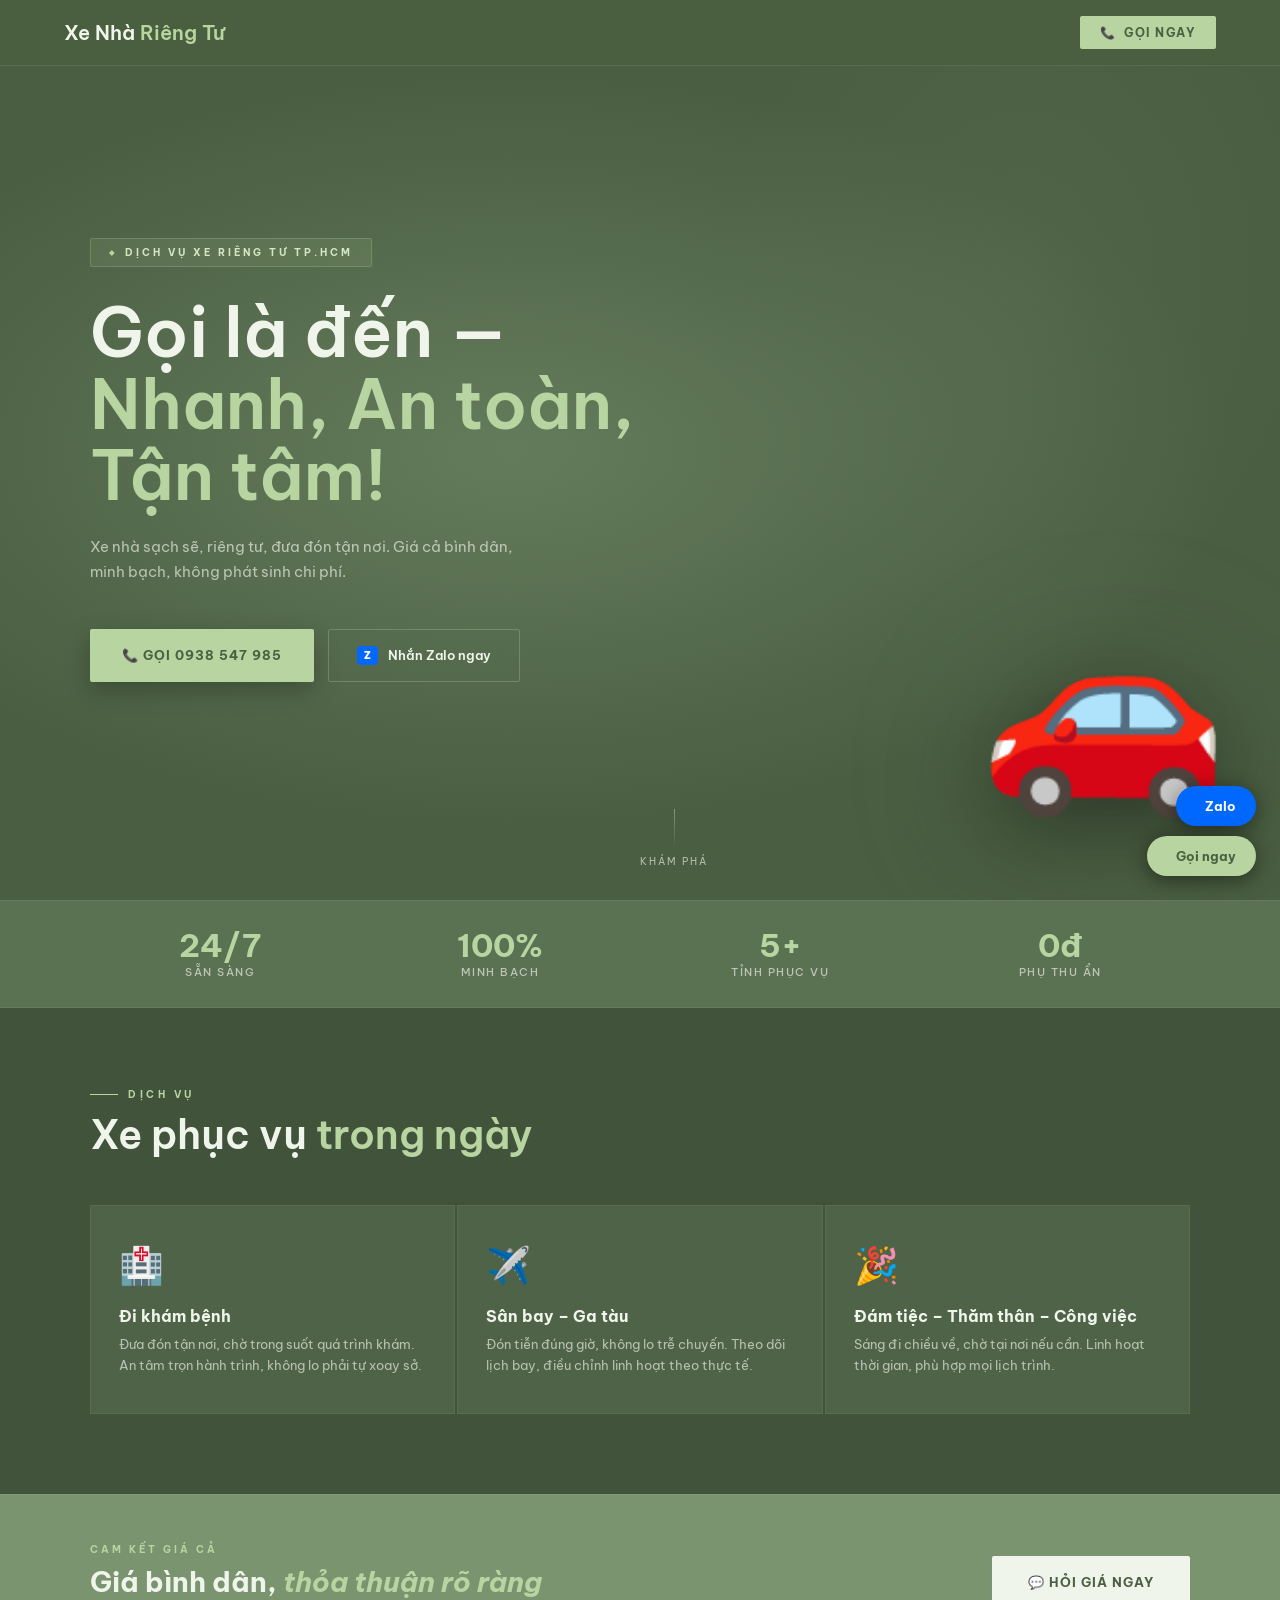
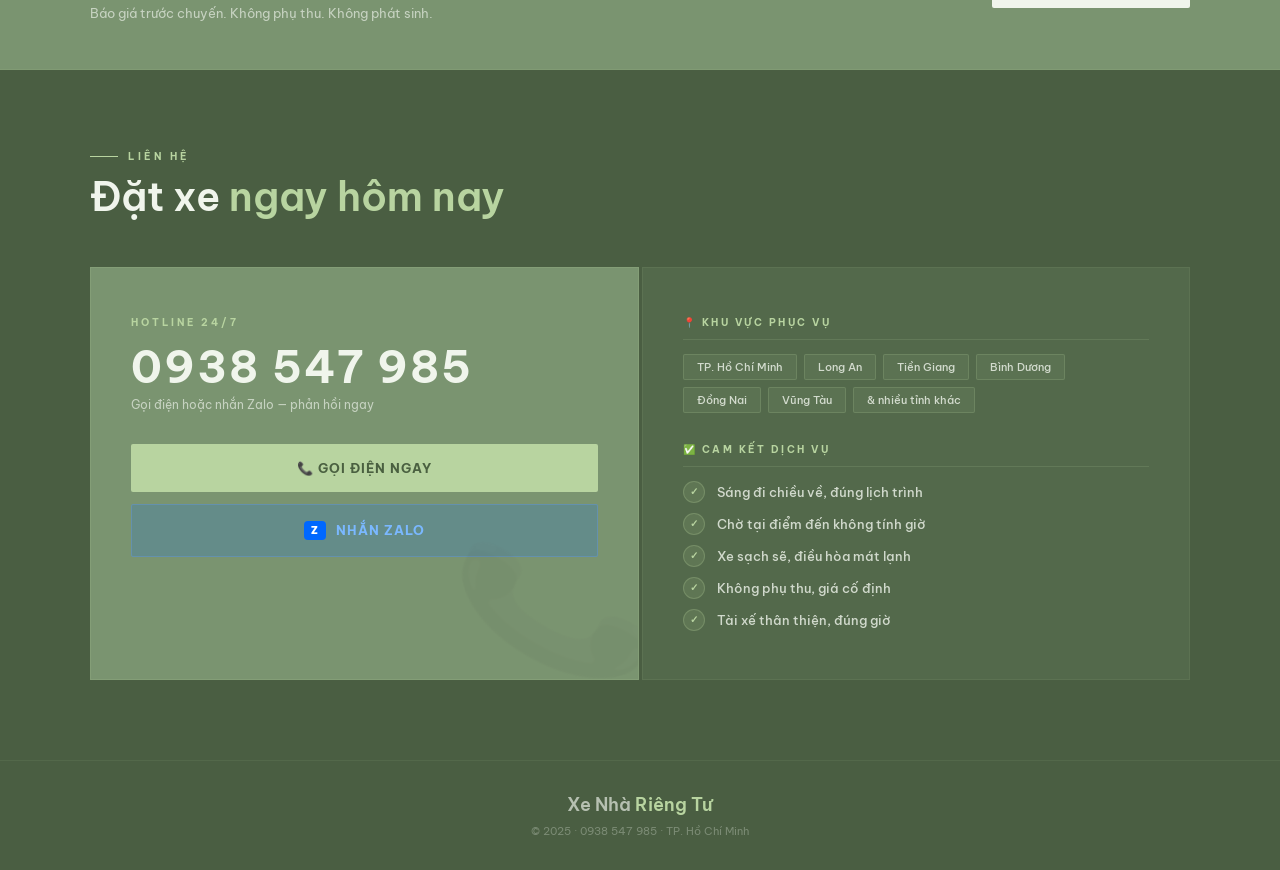
<file: index.html>
<!DOCTYPE html>
<html lang="vi">
<head>
<meta charset="UTF-8">
<meta name="viewport" content="width=device-width, initial-scale=1.0">
<title>Xe Nhà Riêng Tư – 0938 547 985</title>
<link href="https://fonts.googleapis.com/css2?family=Be+Vietnam+Pro:wght@400;500;600;700;800;900&display=swap" rel="stylesheet">
<style>
*, *::before, *::after { box-sizing: border-box; margin: 0; padding: 0; }

:root {
  --green-dark: #4a6040;
  --green-mid: #7a9470;
  --green-light: #b8d4a0;
  --green-pale: #d4e6c4;
  --cream: #f0f5ec;
  --text-muted: rgba(240,245,236,0.65);
}

html { scroll-behavior: smooth; }

body {
  background: #4a5e42;
  font-family: 'Be Vietnam Pro', sans-serif;
  color: var(--cream);
  min-height: 100vh;
  overflow-x: hidden;
}

/* ─── NAV ─── */
nav {
  position: fixed;
  top: 0; left: 0; right: 0;
  z-index: 100;
  padding: 16px 5vw;
  display: flex;
  align-items: center;
  justify-content: space-between;
  background: rgba(74,96,64,0.9);
  backdrop-filter: blur(16px);
  -webkit-backdrop-filter: blur(16px);
  border-bottom: 1px solid rgba(168,196,144,0.12);
}

.nav-logo {
  font-family: 'Be Vietnam Pro', sans-serif;
  font-size: 20px;
  font-weight: 600;
  color: var(--cream);
}
.nav-logo span { color: var(--green-light);  }

.nav-cta {
  display: inline-flex;
  align-items: center;
  gap: 8px;
  background: var(--green-light);
  color: var(--green-dark);
  font-size: 12px;
  font-weight: 700;
  letter-spacing: 1.5px;
  text-transform: uppercase;
  padding: 9px 20px;
  border-radius: 2px;
  text-decoration: none;
  transition: all 0.2s;
}
.nav-cta:hover { background: var(--cream); transform: translateY(-1px); }

/* ─── HERO ─── */
.hero {
  position: relative;
  min-height: 100vh;
  display: flex;
  flex-direction: column;
  justify-content: center;
  overflow: hidden;
  padding: 100px 5vw 80px;
  background:
    radial-gradient(ellipse 80% 60% at 40% 50%, rgba(122,148,112,0.55) 0%, transparent 70%),
    radial-gradient(ellipse 40% 70% at 80% 30%, rgba(168,196,144,0.06) 0%, transparent 60%),
    #4a5e42;
}

.hero-inner {
  position: relative;
  z-index: 1;
  max-width: 1100px;
  margin: 0 auto;
  width: 100%;
}

.hero-badge {
  display: inline-flex;
  align-items: center;
  gap: 8px;
  background: rgba(168,196,144,0.12);
  border: 1px solid rgba(168,196,144,0.28);
  color: var(--green-pale);
  font-size: 10px;
  font-weight: 700;
  letter-spacing: 3px;
  text-transform: uppercase;
  padding: 7px 18px;
  border-radius: 2px;
  margin-bottom: 30px;
  width: fit-content;
  animation: fadeUp 0.6s ease both;
}
.hero-badge::before { content: '◆'; font-size: 7px; color: var(--green-light); }

.hero-title {
  font-family: 'Be Vietnam Pro', sans-serif;
  font-size: clamp(36px, 6vw, 68px);
  font-weight: 600;
  line-height: 1.05;
  margin-bottom: 22px;
  animation: fadeUp 0.6s 0.1s ease both;
}
.hero-title em { display: block; color: var(--green-light); font-style: normal; }

.hero-sub {
  font-size: 15px;
  color: var(--text-muted);
  max-width: 440px;
  line-height: 1.7;
  margin-bottom: 44px;
  animation: fadeUp 0.6s 0.2s ease both;
}

.hero-actions {
  display: flex;
  gap: 14px;
  flex-wrap: wrap;
  animation: fadeUp 0.6s 0.3s ease both;
}

.btn-primary {
  display: inline-flex;
  align-items: center;
  gap: 10px;
  background: var(--green-light);
  color: var(--green-dark);
  font-size: 13px;
  font-weight: 700;
  letter-spacing: 1px;
  text-transform: uppercase;
  padding: 16px 32px;
  border-radius: 2px;
  text-decoration: none;
  transition: all 0.25s;
  box-shadow: 0 8px 24px rgba(0,0,0,0.25);
}
.btn-primary:hover { background: var(--cream); transform: translateY(-2px); box-shadow: 0 12px 32px rgba(0,0,0,0.35); }

.btn-secondary {
  display: inline-flex;
  align-items: center;
  gap: 10px;
  background: transparent;
  color: var(--cream);
  font-size: 13px;
  font-weight: 600;
  padding: 16px 28px;
  border-radius: 2px;
  border: 1px solid rgba(168,196,144,0.35);
  text-decoration: none;
  transition: all 0.25s;
}
.btn-secondary:hover { background: rgba(168,196,144,0.1); border-color: rgba(168,196,144,0.6); }

.zalo-icon-badge {
  background: #0068ff;
  color: #fff;
  font-size: 10px;
  font-weight: 900;
  padding: 3px 7px;
  border-radius: 4px;
}

.hero-car {
  position: absolute;
  right: 4vw;
  bottom: 8%;
  font-size: clamp(100px, 18vw, 200px);
  filter: drop-shadow(0 20px 48px rgba(0,0,0,0.5)) drop-shadow(0 0 80px rgba(168,196,144,0.12));
  z-index: 0;
  animation: float 4s ease-in-out infinite;
}
@keyframes float {
  0%, 100% { transform: translateY(0); }
  50% { transform: translateY(-14px); }
}

.scroll-hint {
  position: absolute;
  bottom: 32px; left: 50%;
  transform: translateX(-50%);
  display: flex;
  flex-direction: column;
  align-items: center;
  gap: 6px;
  color: var(--text-muted);
  font-size: 10px;
  letter-spacing: 2px;
  text-transform: uppercase;
  z-index: 1;
  animation: fadeUp 1s 0.8s ease both;
}
.scroll-dot {
  width: 1px; height: 40px;
  background: linear-gradient(to bottom, rgba(168,196,144,0.6), transparent);
  animation: scrollPulse 1.8s ease-in-out infinite;
}
@keyframes scrollPulse {
  0% { transform: scaleY(0); transform-origin: top; }
  50% { transform: scaleY(1); transform-origin: top; }
  51% { transform-origin: bottom; }
  100% { transform: scaleY(0); transform-origin: bottom; }
}

/* ─── STATS ─── */
.stats-bar {
  background: rgba(122,148,112,0.35);
  border-top: 1px solid rgba(168,196,144,0.13);
  border-bottom: 1px solid rgba(168,196,144,0.13);
  padding: 28px 5vw;
}
.stats-inner {
  max-width: 1100px;
  margin: 0 auto;
  display: grid;
  grid-template-columns: repeat(4,1fr);
  gap: 20px;
  text-align: center;
}
.stat-num {
  font-family: 'Be Vietnam Pro', sans-serif;
  font-size: 32px;
  font-weight: 700;
  color: var(--green-light);
  line-height: 1;
  margin-bottom: 4px;
}
.stat-label {
  font-size: 11px;
  color: var(--text-muted);
  font-weight: 500;
  letter-spacing: 1.5px;
  text-transform: uppercase;
}

/* ─── SECTION ─── */
section { padding: 80px 5vw; position: relative; z-index: 1; }
.section-inner { max-width: 1100px; margin: 0 auto; }
.section-label {
  font-size: 10px;
  font-weight: 700;
  color: var(--green-light);
  letter-spacing: 3.5px;
  text-transform: uppercase;
  margin-bottom: 12px;
  display: flex;
  align-items: center;
  gap: 10px;
}
.section-label::before { content: ''; display: inline-block; width: 28px; height: 1px; background: var(--green-light); }
.section-heading {
  font-family: 'Be Vietnam Pro', sans-serif;
  font-size: clamp(26px, 4vw, 40px);
  font-weight: 600;
  line-height: 1.1;
  margin-bottom: 48px;
}
.section-heading em { color: var(--green-light); font-style: normal; }

/* ─── SERVICES ─── */
.services-section { background: rgba(0,0,0,0.12); }

.services-grid {
  display: grid;
  grid-template-columns: repeat(3,1fr);
  gap: 2px;
}
.service-card {
  background: rgba(122,148,112,0.25);
  border: 1px solid rgba(168,196,144,0.1);
  padding: 36px 28px;
  position: relative;
  overflow: hidden;
  transition: all 0.3s;
}
.service-card::before {
  content: '';
  position: absolute;
  inset: 0;
  background: linear-gradient(135deg, rgba(168,196,144,0.1), transparent 60%);
  opacity: 0;
  transition: opacity 0.3s;
}
.service-card:hover { transform: translateY(-4px); border-color: rgba(168,196,144,0.35); }
.service-card:hover::before { opacity: 1; }
.service-card-accent {
  position: absolute;
  bottom: 0; left: 0; right: 0;
  height: 2px;
  background: linear-gradient(to right, transparent, var(--green-light), transparent);
  opacity: 0;
  transition: opacity 0.3s;
}
.service-card:hover .service-card-accent { opacity: 1; }
.service-card-icon { font-size: 36px; margin-bottom: 18px; display: block; }
.service-card-name {
  font-family: 'Be Vietnam Pro', sans-serif;
  font-size: 16px;
  font-weight: 700;
  margin-bottom: 8px;
}
.service-card-desc { font-size: 13px; color: var(--text-muted); line-height: 1.65; }

/* ─── PRICE BANNER ─── */
.price-section {
  background: var(--green-mid);
  padding: 48px 5vw;
  border-top: 1px solid rgba(168,196,144,0.15);
  border-bottom: 1px solid rgba(168,196,144,0.15);
}
.price-inner {
  max-width: 1100px;
  margin: 0 auto;
  display: flex;
  align-items: center;
  justify-content: space-between;
  gap: 32px;
  flex-wrap: wrap;
}
.price-eyebrow { font-size: 10px; letter-spacing: 3px; text-transform: uppercase; color: var(--green-light); font-weight: 700; margin-bottom: 8px; }
.price-headline { font-family: 'Be Vietnam Pro', sans-serif; font-size: 28px; font-weight: 700; }
.price-headline em { color: var(--green-light);  }
.price-desc { font-size: 13px; color: var(--text-muted); margin-top: 6px; }
.price-cta {
  display: inline-flex;
  align-items: center;
  gap: 10px;
  background: var(--cream);
  color: var(--green-dark);
  font-size: 13px;
  font-weight: 700;
  letter-spacing: 1px;
  text-transform: uppercase;
  padding: 18px 36px;
  border-radius: 2px;
  text-decoration: none;
  white-space: nowrap;
  flex-shrink: 0;
  transition: all 0.25s;
}
.price-cta:hover { background: var(--green-light); transform: translateY(-2px); box-shadow: 0 8px 24px rgba(0,0,0,0.3); }

/* ─── CONTACT ─── */
.contact-grid { display: grid; grid-template-columns: 1fr 1fr; gap: 3px; }

.phone-card {
  background: var(--green-mid);
  border: 1px solid rgba(168,196,144,0.2);
  padding: 48px 40px;
  position: relative;
  overflow: hidden;
}
.phone-card::after {
  content: '📞';
  position: absolute;
  bottom: -20px; right: -10px;
  font-size: 150px;
  opacity: 0.05;
  transform: rotate(-15deg);
  pointer-events: none;
}
.phone-label { font-size: 10px; font-weight: 700; color: var(--green-light); letter-spacing: 3px; text-transform: uppercase; margin-bottom: 16px; }
.phone-number-display {
  font-family: 'Be Vietnam Pro', sans-serif;
  font-size: clamp(30px, 4vw, 44px);
  font-weight: 700;
  letter-spacing: 2px;
  line-height: 1;
  margin-bottom: 8px;
}
.phone-note { font-size: 12px; color: var(--text-muted); margin-bottom: 32px; }
.phone-buttons { display: flex; flex-direction: column; gap: 12px; }

.btn-call {
  display: flex;
  align-items: center;
  justify-content: center;
  gap: 10px;
  background: var(--green-light);
  color: var(--green-dark);
  font-size: 13px;
  font-weight: 700;
  letter-spacing: 1px;
  text-transform: uppercase;
  padding: 16px;
  border-radius: 2px;
  text-decoration: none;
  transition: all 0.25s;
}
.btn-call:hover { background: var(--cream); transform: translateY(-2px); box-shadow: 0 8px 24px rgba(0,0,0,0.3); }

.btn-zalo {
  display: flex;
  align-items: center;
  justify-content: center;
  gap: 10px;
  background: rgba(0,104,255,0.18);
  color: #7ab8ff;
  font-size: 13px;
  font-weight: 700;
  letter-spacing: 1px;
  text-transform: uppercase;
  padding: 16px;
  border-radius: 2px;
  border: 1px solid rgba(100,160,255,0.3);
  text-decoration: none;
  transition: all 0.25s;
}
.btn-zalo:hover { background: rgba(0,104,255,0.35); border-color: rgba(100,160,255,0.6); transform: translateY(-2px); }

.info-card {
  background: rgba(122,148,112,0.2);
  border: 1px solid rgba(168,196,144,0.1);
  padding: 48px 40px;
  display: flex;
  flex-direction: column;
  gap: 30px;
}
.info-block-title {
  font-size: 10px;
  font-weight: 700;
  color: var(--green-light);
  text-transform: uppercase;
  letter-spacing: 2.5px;
  margin-bottom: 14px;
  padding-bottom: 10px;
  border-bottom: 1px solid rgba(168,196,144,0.18);
}
.province-tags { display: flex; flex-wrap: wrap; gap: 7px; }
.province-tag {
  background: rgba(168,196,144,0.1);
  border: 1px solid rgba(168,196,144,0.22);
  color: rgba(240,245,236,0.8);
  font-size: 11px;
  font-weight: 500;
  padding: 5px 13px;
  border-radius: 2px;
  transition: all 0.2s;
}
.province-tag:hover { background: rgba(168,196,144,0.2); border-color: rgba(168,196,144,0.45); color: var(--cream); }
.features-list { display: flex; flex-direction: column; gap: 10px; }
.feat { display: flex; align-items: center; gap: 12px; font-size: 13px; color: rgba(240,245,236,0.8); font-weight: 500; }
.feat-check {
  width: 22px; height: 22px;
  background: rgba(168,196,144,0.15);
  border: 1px solid rgba(168,196,144,0.3);
  border-radius: 50%;
  display: flex; align-items: center; justify-content: center;
  color: var(--green-light);
  font-size: 10px; font-weight: 900;
  flex-shrink: 0;
}

/* ─── FOOTER ─── */
footer {
  padding: 32px 5vw;
  text-align: center;
  border-top: 1px solid rgba(168,196,144,0.1);
}
.footer-logo { font-family: 'Be Vietnam Pro', sans-serif; font-size: 18px; font-weight: 600; color: var(--text-muted); margin-bottom: 8px; }
.footer-logo span { color: var(--green-light);  }
.footer-note { font-size: 11px; color: rgba(240,245,236,0.3); }

/* ─── FLOATING ─── */
.float-cta {
  position: fixed;
  bottom: 24px; right: 24px;
  z-index: 200;
  display: flex;
  flex-direction: column;
  gap: 10px;
  align-items: flex-end;
}
.float-btn {
  display: flex;
  align-items: center;
  gap: 9px;
  padding: 12px 20px;
  border-radius: 40px;
  text-decoration: none;
  font-size: 13px;
  font-weight: 700;
  box-shadow: 0 4px 20px rgba(0,0,0,0.45);
  transition: all 0.25s;
  white-space: nowrap;
  animation: popIn 0.4s ease both;
}
.float-call { background: var(--green-light); color: var(--green-dark); animation-delay: 0.9s; }
.float-call:hover { background: var(--cream); transform: translateY(-2px) scale(1.02); }
.float-zalo { background: #0068ff; color: #fff; animation-delay: 1.05s; }
.float-zalo:hover { background: #1a7aff; transform: translateY(-2px) scale(1.02); }
.float-icon { font-size: 15px; }
@keyframes popIn {
  from { opacity: 0; transform: scale(0.7) translateY(10px); }
  to { opacity: 1; transform: scale(1) translateY(0); }
}
@keyframes fadeUp {
  from { opacity: 0; transform: translateY(20px); }
  to { opacity: 1; transform: translateY(0); }
}

/* reveal */
.reveal { opacity: 0; transform: translateY(24px); transition: opacity 0.6s ease, transform 0.6s ease; }
.reveal.visible { opacity: 1; transform: translateY(0); }

/* ─── RESPONSIVE ─── */
@media (max-width: 768px) {
  .services-grid { grid-template-columns: 1fr; }
  .contact-grid { grid-template-columns: 1fr; }
  .stats-inner { grid-template-columns: repeat(2,1fr); }
  .hero-car { opacity: 0.12; right: -20px; }
  .price-inner { flex-direction: column; align-items: flex-start; }
  .phone-card, .info-card { padding: 36px 28px; }
}
@media (max-width: 480px) {
  .float-btn span { display: none; }
  .float-btn { padding: 14px; border-radius: 50%; width: 50px; height: 50px; justify-content: center; }
  .float-icon { font-size: 20px; }
  .nav-cta span { display: none; }
}
</style>
</head>
<body>

<!-- NAV -->
<nav>
  <div class="nav-logo">Xe Nhà <span>Riêng Tư</span></div>
  <a href="tel:0938547985" class="nav-cta">📞 <span>Gọi ngay</span></a>
</nav>

<!-- HERO -->
<section class="hero">
  <div class="hero-inner">
    <div class="hero-badge">Dịch vụ xe riêng tư TP.HCM</div>
    <h1 class="hero-title">
      Gọi là đến —
      <em>Nhanh, An toàn,<br>Tận tâm!</em>
    </h1>
    <p class="hero-sub">Xe nhà sạch sẽ, riêng tư, đưa đón tận nơi. Giá cả bình dân, minh bạch, không phát sinh chi phí.</p>
    <div class="hero-actions">
      <a href="tel:0938547985" class="btn-primary">📞 Gọi 0938 547 985</a>
      <a href="https://zalo.me/0938547985" target="_blank" rel="noopener noreferrer" class="btn-secondary">
        <span class="zalo-icon-badge">Z</span> Nhắn Zalo ngay
      </a>
    </div>
  </div>
  <div class="hero-car">🚗</div>
  <div class="scroll-hint">
    <div class="scroll-dot"></div>
    Khám phá
  </div>
</section>

<!-- STATS -->
<div class="stats-bar reveal">
  <div class="stats-inner">
    <div class="stat-item"><div class="stat-num">24/7</div><div class="stat-label">Sẵn sàng</div></div>
    <div class="stat-item"><div class="stat-num">100%</div><div class="stat-label">Minh bạch</div></div>
    <div class="stat-item"><div class="stat-num">5+</div><div class="stat-label">Tỉnh phục vụ</div></div>
    <div class="stat-item"><div class="stat-num">0đ</div><div class="stat-label">Phụ thu ẩn</div></div>
  </div>
</div>

<!-- SERVICES -->
<section class="services-section">
  <div class="section-inner">
    <div class="section-label reveal">Dịch vụ</div>
    <h2 class="section-heading reveal">Xe phục vụ <em>trong ngày</em></h2>
    <div class="services-grid">
      <div class="service-card reveal">
        <span class="service-card-icon">🏥</span>
        <div class="service-card-name">Đi khám bệnh</div>
        <p class="service-card-desc">Đưa đón tận nơi, chờ trong suốt quá trình khám. An tâm trọn hành trình, không lo phải tự xoay sở.</p>
        <div class="service-card-accent"></div>
      </div>
      <div class="service-card reveal" style="transition-delay:.1s">
        <span class="service-card-icon">✈️</span>
        <div class="service-card-name">Sân bay – Ga tàu</div>
        <p class="service-card-desc">Đón tiễn đúng giờ, không lo trễ chuyến. Theo dõi lịch bay, điều chỉnh linh hoạt theo thực tế.</p>
        <div class="service-card-accent"></div>
      </div>
      <div class="service-card reveal" style="transition-delay:.2s">
        <span class="service-card-icon">🎉</span>
        <div class="service-card-name">Đám tiệc – Thăm thân – Công việc</div>
        <p class="service-card-desc">Sáng đi chiều về, chờ tại nơi nếu cần. Linh hoạt thời gian, phù hợp mọi lịch trình.</p>
        <div class="service-card-accent"></div>
      </div>
    </div>
  </div>
</section>

<!-- PRICE BANNER -->
<div class="price-section reveal">
  <div class="price-inner">
    <div>
      <div class="price-eyebrow">Cam kết giá cả</div>
      <div class="price-headline">Giá bình dân, <em>thỏa thuận rõ ràng</em></div>
      <div class="price-desc">Báo giá trước chuyến. Không phụ thu. Không phát sinh.</div>
    </div>
    <a href="tel:0938547985" class="price-cta">💬 Hỏi giá ngay</a>
  </div>
</div>

<!-- CONTACT -->
<section>
  <div class="section-inner">
    <div class="section-label reveal">Liên hệ</div>
    <h2 class="section-heading reveal">Đặt xe <em>ngay hôm nay</em></h2>
    <div class="contact-grid">
      <div class="phone-card reveal">
        <div class="phone-label">Hotline 24/7</div>
        <div class="phone-number-display">0938 547 985</div>
        <div class="phone-note">Gọi điện hoặc nhắn Zalo — phản hồi ngay</div>
        <div class="phone-buttons">
          <a href="tel:0938547985" class="btn-call">📞 Gọi điện ngay</a>
          <a href="https://zalo.me/0938547985" target="_blank" rel="noopener noreferrer" class="btn-zalo">
            <span class="zalo-icon-badge">Z</span> Nhắn Zalo
          </a>
        </div>
      </div>
      <div class="info-card reveal">
        <div>
          <div class="info-block-title">📍 Khu vực phục vụ</div>
          <div class="province-tags">
            <span class="province-tag">TP. Hồ Chí Minh</span>
            <span class="province-tag">Long An</span>
            <span class="province-tag">Tiền Giang</span>
            <span class="province-tag">Bình Dương</span>
            <span class="province-tag">Đồng Nai</span>
            <span class="province-tag">Vũng Tàu</span>
            <span class="province-tag">& nhiều tỉnh khác</span>
          </div>
        </div>
        <div>
          <div class="info-block-title">✅ Cam kết dịch vụ</div>
          <div class="features-list">
            <div class="feat"><div class="feat-check">✓</div>Sáng đi chiều về, đúng lịch trình</div>
            <div class="feat"><div class="feat-check">✓</div>Chờ tại điểm đến không tính giờ</div>
            <div class="feat"><div class="feat-check">✓</div>Xe sạch sẽ, điều hòa mát lạnh</div>
            <div class="feat"><div class="feat-check">✓</div>Không phụ thu, giá cố định</div>
            <div class="feat"><div class="feat-check">✓</div>Tài xế thân thiện, đúng giờ</div>
          </div>
        </div>
      </div>
    </div>
  </div>
</section>

<!-- FOOTER -->
<footer>
  <div class="footer-logo">Xe Nhà <span>Riêng Tư</span></div>
  <div class="footer-note">© 2025 · 0938 547 985 · TP. Hồ Chí Minh</div>
</footer>

<!-- FLOATING BUTTONS -->
<div class="float-cta">
  <a href="https://zalo.me/0938547985" target="_blank" rel="noopener noreferrer" class="float-btn float-zalo">
    <span class="float-icon"></span><span>Zalo</span>
  </a>
  <a href="tel:0938547985" class="float-btn float-call">
    <span class="float-icon"></span><span>Gọi ngay</span>
  </a>
</div>

<script>
  const reveals = document.querySelectorAll('.reveal');
  const io = new IntersectionObserver(entries => {
    entries.forEach(e => { if (e.isIntersecting) e.target.classList.add('visible'); });
  }, { threshold: 0.1 });
  reveals.forEach(el => io.observe(el));
</script>
</body>
</html>
</file>
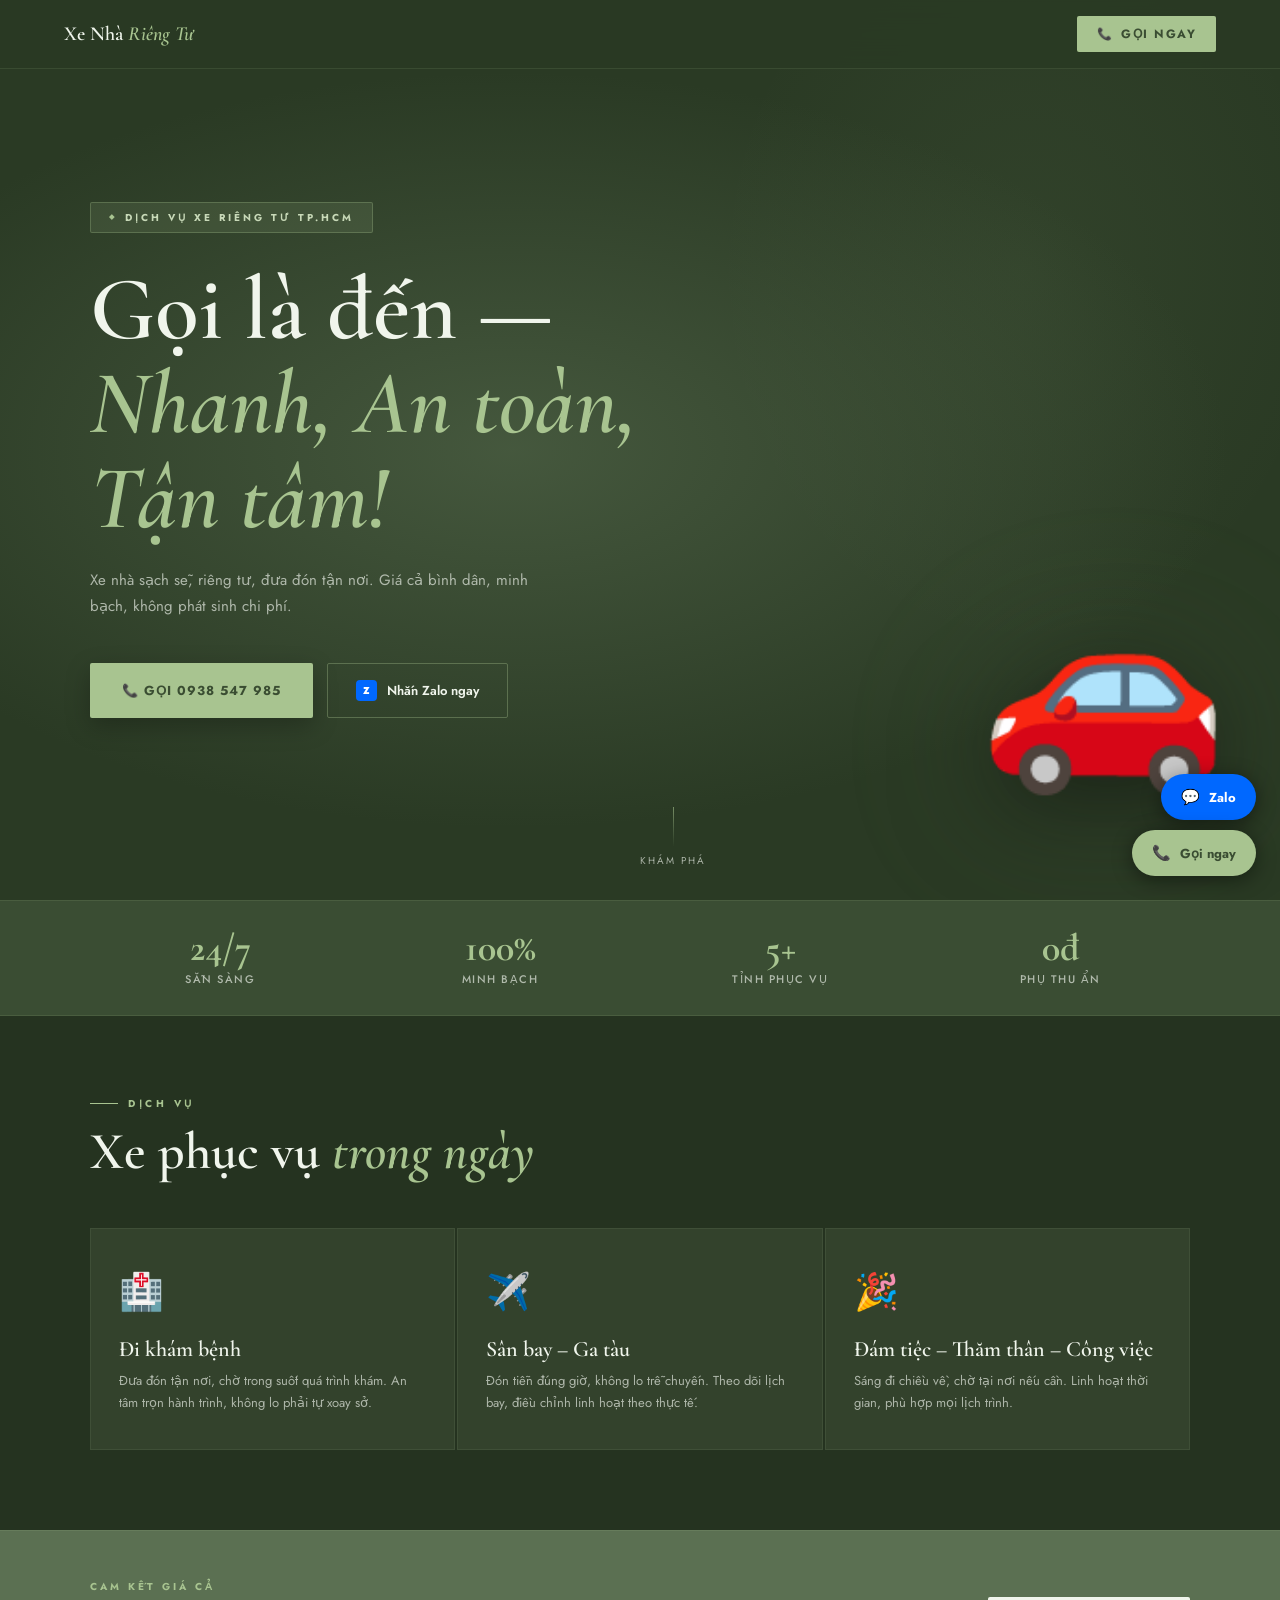
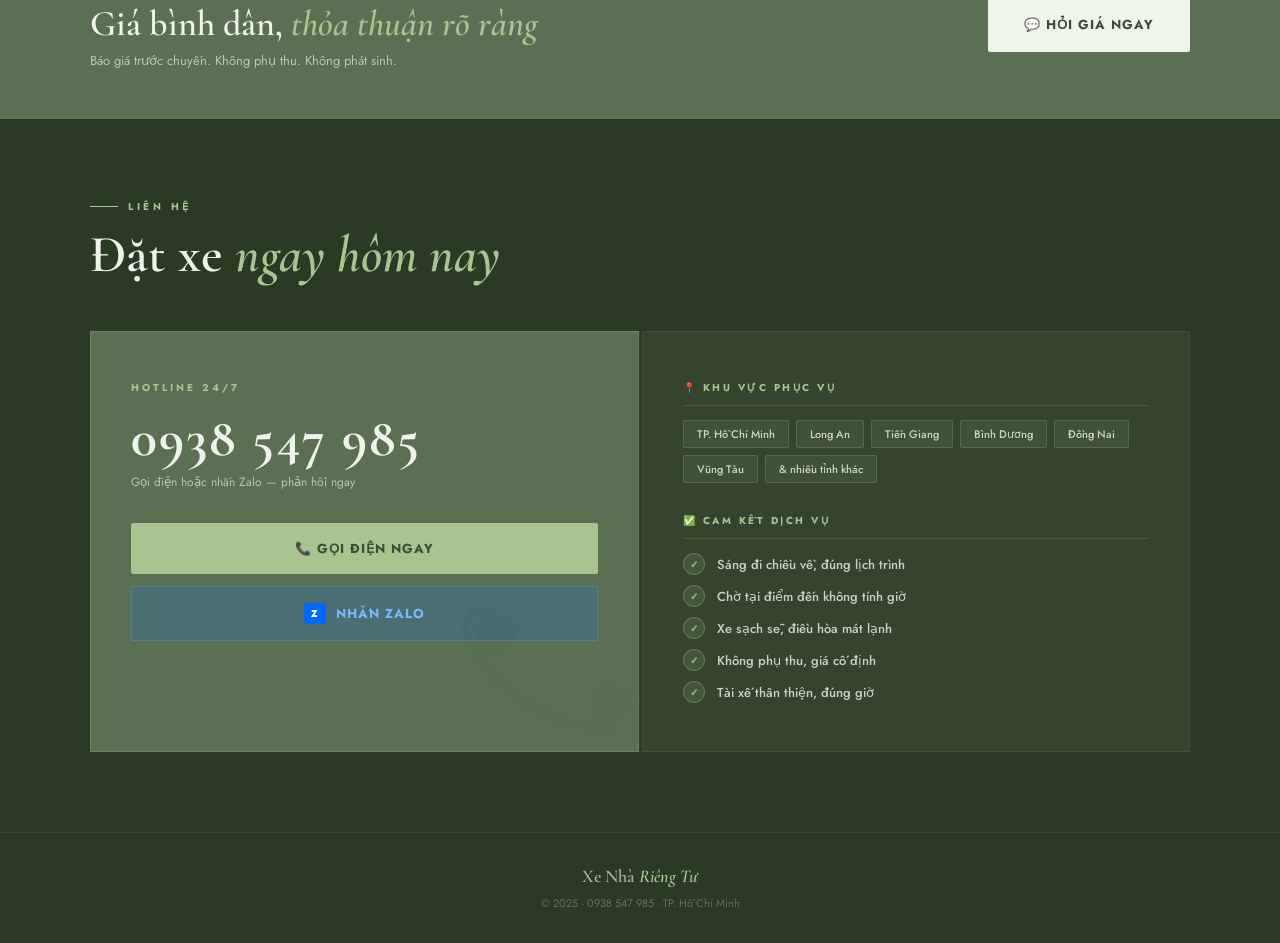
<file: nhan.html>
<!DOCTYPE html>
<html lang="vi">
<head>
<meta charset="UTF-8">
<meta name="viewport" content="width=device-width, initial-scale=1.0">
<title>Xe Nhà Riêng Tư – 0938 547 985</title>
<link href="https://fonts.googleapis.com/css2?family=Cormorant+Garamond:ital,wght@0,500;0,600;0,700;1,500;1,600&family=Jost:wght@300;400;500;600;700;800&display=swap" rel="stylesheet">
<style>
*, *::before, *::after { box-sizing: border-box; margin: 0; padding: 0; }

:root {
  --green-dark: #3a4d32;
  --green-mid: #5b7052;
  --green-light: #a8c490;
  --green-pale: #c8d9b8;
  --cream: #f0f5ec;
  --text-muted: rgba(240,245,236,0.65);
}

html { scroll-behavior: smooth; }

body {
  background: #2a3a24;
  font-family: 'Jost', sans-serif;
  color: var(--cream);
  min-height: 100vh;
  overflow-x: hidden;
}

/* ─── NAV ─── */
nav {
  position: fixed;
  top: 0; left: 0; right: 0;
  z-index: 100;
  padding: 16px 5vw;
  display: flex;
  align-items: center;
  justify-content: space-between;
  background: rgba(42,58,36,0.9);
  backdrop-filter: blur(16px);
  -webkit-backdrop-filter: blur(16px);
  border-bottom: 1px solid rgba(168,196,144,0.12);
}

.nav-logo {
  font-family: 'Cormorant Garamond', serif;
  font-size: 20px;
  font-weight: 600;
  color: var(--cream);
}
.nav-logo span { color: var(--green-light); font-style: italic; }

.nav-cta {
  display: inline-flex;
  align-items: center;
  gap: 8px;
  background: var(--green-light);
  color: var(--green-dark);
  font-size: 12px;
  font-weight: 700;
  letter-spacing: 1.5px;
  text-transform: uppercase;
  padding: 9px 20px;
  border-radius: 2px;
  text-decoration: none;
  transition: all 0.2s;
}
.nav-cta:hover { background: var(--cream); transform: translateY(-1px); }

/* ─── HERO ─── */
.hero {
  position: relative;
  min-height: 100vh;
  display: flex;
  flex-direction: column;
  justify-content: center;
  overflow: hidden;
  padding: 100px 5vw 80px;
  background:
    radial-gradient(ellipse 80% 60% at 40% 50%, rgba(91,112,82,0.55) 0%, transparent 70%),
    radial-gradient(ellipse 40% 70% at 80% 30%, rgba(168,196,144,0.06) 0%, transparent 60%),
    #2a3a24;
}

.hero-inner {
  position: relative;
  z-index: 1;
  max-width: 1100px;
  margin: 0 auto;
  width: 100%;
}

.hero-badge {
  display: inline-flex;
  align-items: center;
  gap: 8px;
  background: rgba(168,196,144,0.12);
  border: 1px solid rgba(168,196,144,0.28);
  color: var(--green-pale);
  font-size: 10px;
  font-weight: 700;
  letter-spacing: 3px;
  text-transform: uppercase;
  padding: 7px 18px;
  border-radius: 2px;
  margin-bottom: 30px;
  width: fit-content;
  animation: fadeUp 0.6s ease both;
}
.hero-badge::before { content: '◆'; font-size: 7px; color: var(--green-light); }

.hero-title {
  font-family: 'Cormorant Garamond', serif;
  font-size: clamp(46px, 8vw, 90px);
  font-weight: 600;
  line-height: 1.05;
  margin-bottom: 22px;
  animation: fadeUp 0.6s 0.1s ease both;
}
.hero-title em { display: block; color: var(--green-light); font-style: italic; }

.hero-sub {
  font-size: 15px;
  color: var(--text-muted);
  max-width: 440px;
  line-height: 1.7;
  margin-bottom: 44px;
  animation: fadeUp 0.6s 0.2s ease both;
}

.hero-actions {
  display: flex;
  gap: 14px;
  flex-wrap: wrap;
  animation: fadeUp 0.6s 0.3s ease both;
}

.btn-primary {
  display: inline-flex;
  align-items: center;
  gap: 10px;
  background: var(--green-light);
  color: var(--green-dark);
  font-size: 13px;
  font-weight: 700;
  letter-spacing: 1px;
  text-transform: uppercase;
  padding: 16px 32px;
  border-radius: 2px;
  text-decoration: none;
  transition: all 0.25s;
  box-shadow: 0 8px 24px rgba(0,0,0,0.25);
}
.btn-primary:hover { background: var(--cream); transform: translateY(-2px); box-shadow: 0 12px 32px rgba(0,0,0,0.35); }

.btn-secondary {
  display: inline-flex;
  align-items: center;
  gap: 10px;
  background: transparent;
  color: var(--cream);
  font-size: 13px;
  font-weight: 600;
  padding: 16px 28px;
  border-radius: 2px;
  border: 1px solid rgba(168,196,144,0.35);
  text-decoration: none;
  transition: all 0.25s;
}
.btn-secondary:hover { background: rgba(168,196,144,0.1); border-color: rgba(168,196,144,0.6); }

.zalo-icon-badge {
  background: #0068ff;
  color: #fff;
  font-size: 10px;
  font-weight: 900;
  padding: 3px 7px;
  border-radius: 4px;
}

.hero-car {
  position: absolute;
  right: 4vw;
  bottom: 8%;
  font-size: clamp(100px, 18vw, 200px);
  filter: drop-shadow(0 20px 48px rgba(0,0,0,0.5)) drop-shadow(0 0 80px rgba(168,196,144,0.12));
  z-index: 0;
  animation: float 4s ease-in-out infinite;
}
@keyframes float {
  0%, 100% { transform: translateY(0); }
  50% { transform: translateY(-14px); }
}

.scroll-hint {
  position: absolute;
  bottom: 32px; left: 50%;
  transform: translateX(-50%);
  display: flex;
  flex-direction: column;
  align-items: center;
  gap: 6px;
  color: var(--text-muted);
  font-size: 10px;
  letter-spacing: 2px;
  text-transform: uppercase;
  z-index: 1;
  animation: fadeUp 1s 0.8s ease both;
}
.scroll-dot {
  width: 1px; height: 40px;
  background: linear-gradient(to bottom, rgba(168,196,144,0.6), transparent);
  animation: scrollPulse 1.8s ease-in-out infinite;
}
@keyframes scrollPulse {
  0% { transform: scaleY(0); transform-origin: top; }
  50% { transform: scaleY(1); transform-origin: top; }
  51% { transform-origin: bottom; }
  100% { transform: scaleY(0); transform-origin: bottom; }
}

/* ─── STATS ─── */
.stats-bar {
  background: rgba(91,112,82,0.35);
  border-top: 1px solid rgba(168,196,144,0.13);
  border-bottom: 1px solid rgba(168,196,144,0.13);
  padding: 28px 5vw;
}
.stats-inner {
  max-width: 1100px;
  margin: 0 auto;
  display: grid;
  grid-template-columns: repeat(4,1fr);
  gap: 20px;
  text-align: center;
}
.stat-num {
  font-family: 'Cormorant Garamond', serif;
  font-size: 38px;
  font-weight: 700;
  color: var(--green-light);
  line-height: 1;
  margin-bottom: 4px;
}
.stat-label {
  font-size: 11px;
  color: var(--text-muted);
  font-weight: 500;
  letter-spacing: 1.5px;
  text-transform: uppercase;
}

/* ─── SECTION ─── */
section { padding: 80px 5vw; position: relative; z-index: 1; }
.section-inner { max-width: 1100px; margin: 0 auto; }
.section-label {
  font-size: 10px;
  font-weight: 700;
  color: var(--green-light);
  letter-spacing: 3.5px;
  text-transform: uppercase;
  margin-bottom: 12px;
  display: flex;
  align-items: center;
  gap: 10px;
}
.section-label::before { content: ''; display: inline-block; width: 28px; height: 1px; background: var(--green-light); }
.section-heading {
  font-family: 'Cormorant Garamond', serif;
  font-size: clamp(32px, 5vw, 52px);
  font-weight: 600;
  line-height: 1.1;
  margin-bottom: 48px;
}
.section-heading em { color: var(--green-light); font-style: italic; }

/* ─── SERVICES ─── */
.services-section { background: rgba(0,0,0,0.12); }

.services-grid {
  display: grid;
  grid-template-columns: repeat(3,1fr);
  gap: 2px;
}
.service-card {
  background: rgba(91,112,82,0.25);
  border: 1px solid rgba(168,196,144,0.1);
  padding: 36px 28px;
  position: relative;
  overflow: hidden;
  transition: all 0.3s;
}
.service-card::before {
  content: '';
  position: absolute;
  inset: 0;
  background: linear-gradient(135deg, rgba(168,196,144,0.1), transparent 60%);
  opacity: 0;
  transition: opacity 0.3s;
}
.service-card:hover { transform: translateY(-4px); border-color: rgba(168,196,144,0.35); }
.service-card:hover::before { opacity: 1; }
.service-card-accent {
  position: absolute;
  bottom: 0; left: 0; right: 0;
  height: 2px;
  background: linear-gradient(to right, transparent, var(--green-light), transparent);
  opacity: 0;
  transition: opacity 0.3s;
}
.service-card:hover .service-card-accent { opacity: 1; }
.service-card-icon { font-size: 36px; margin-bottom: 18px; display: block; }
.service-card-name {
  font-family: 'Cormorant Garamond', serif;
  font-size: 22px;
  font-weight: 600;
  margin-bottom: 8px;
}
.service-card-desc { font-size: 13px; color: var(--text-muted); line-height: 1.65; }

/* ─── PRICE BANNER ─── */
.price-section {
  background: var(--green-mid);
  padding: 48px 5vw;
  border-top: 1px solid rgba(168,196,144,0.15);
  border-bottom: 1px solid rgba(168,196,144,0.15);
}
.price-inner {
  max-width: 1100px;
  margin: 0 auto;
  display: flex;
  align-items: center;
  justify-content: space-between;
  gap: 32px;
  flex-wrap: wrap;
}
.price-eyebrow { font-size: 10px; letter-spacing: 3px; text-transform: uppercase; color: var(--green-light); font-weight: 700; margin-bottom: 8px; }
.price-headline { font-family: 'Cormorant Garamond', serif; font-size: 36px; font-weight: 600; }
.price-headline em { color: var(--green-light); font-style: italic; }
.price-desc { font-size: 13px; color: var(--text-muted); margin-top: 6px; }
.price-cta {
  display: inline-flex;
  align-items: center;
  gap: 10px;
  background: var(--cream);
  color: var(--green-dark);
  font-size: 13px;
  font-weight: 700;
  letter-spacing: 1px;
  text-transform: uppercase;
  padding: 18px 36px;
  border-radius: 2px;
  text-decoration: none;
  white-space: nowrap;
  flex-shrink: 0;
  transition: all 0.25s;
}
.price-cta:hover { background: var(--green-light); transform: translateY(-2px); box-shadow: 0 8px 24px rgba(0,0,0,0.3); }

/* ─── CONTACT ─── */
.contact-grid { display: grid; grid-template-columns: 1fr 1fr; gap: 3px; }

.phone-card {
  background: var(--green-mid);
  border: 1px solid rgba(168,196,144,0.2);
  padding: 48px 40px;
  position: relative;
  overflow: hidden;
}
.phone-card::after {
  content: '📞';
  position: absolute;
  bottom: -20px; right: -10px;
  font-size: 150px;
  opacity: 0.05;
  transform: rotate(-15deg);
  pointer-events: none;
}
.phone-label { font-size: 10px; font-weight: 700; color: var(--green-light); letter-spacing: 3px; text-transform: uppercase; margin-bottom: 16px; }
.phone-number-display {
  font-family: 'Cormorant Garamond', serif;
  font-size: clamp(36px, 5vw, 54px);
  font-weight: 700;
  letter-spacing: 2px;
  line-height: 1;
  margin-bottom: 8px;
}
.phone-note { font-size: 12px; color: var(--text-muted); margin-bottom: 32px; }
.phone-buttons { display: flex; flex-direction: column; gap: 12px; }

.btn-call {
  display: flex;
  align-items: center;
  justify-content: center;
  gap: 10px;
  background: var(--green-light);
  color: var(--green-dark);
  font-size: 13px;
  font-weight: 700;
  letter-spacing: 1px;
  text-transform: uppercase;
  padding: 16px;
  border-radius: 2px;
  text-decoration: none;
  transition: all 0.25s;
}
.btn-call:hover { background: var(--cream); transform: translateY(-2px); box-shadow: 0 8px 24px rgba(0,0,0,0.3); }

.btn-zalo {
  display: flex;
  align-items: center;
  justify-content: center;
  gap: 10px;
  background: rgba(0,104,255,0.18);
  color: #7ab8ff;
  font-size: 13px;
  font-weight: 700;
  letter-spacing: 1px;
  text-transform: uppercase;
  padding: 16px;
  border-radius: 2px;
  border: 1px solid rgba(100,160,255,0.3);
  text-decoration: none;
  transition: all 0.25s;
}
.btn-zalo:hover { background: rgba(0,104,255,0.35); border-color: rgba(100,160,255,0.6); transform: translateY(-2px); }

.info-card {
  background: rgba(91,112,82,0.2);
  border: 1px solid rgba(168,196,144,0.1);
  padding: 48px 40px;
  display: flex;
  flex-direction: column;
  gap: 30px;
}
.info-block-title {
  font-size: 10px;
  font-weight: 700;
  color: var(--green-light);
  text-transform: uppercase;
  letter-spacing: 2.5px;
  margin-bottom: 14px;
  padding-bottom: 10px;
  border-bottom: 1px solid rgba(168,196,144,0.18);
}
.province-tags { display: flex; flex-wrap: wrap; gap: 7px; }
.province-tag {
  background: rgba(168,196,144,0.1);
  border: 1px solid rgba(168,196,144,0.22);
  color: rgba(240,245,236,0.8);
  font-size: 11px;
  font-weight: 500;
  padding: 5px 13px;
  border-radius: 2px;
  transition: all 0.2s;
}
.province-tag:hover { background: rgba(168,196,144,0.2); border-color: rgba(168,196,144,0.45); color: var(--cream); }
.features-list { display: flex; flex-direction: column; gap: 10px; }
.feat { display: flex; align-items: center; gap: 12px; font-size: 13px; color: rgba(240,245,236,0.8); font-weight: 500; }
.feat-check {
  width: 22px; height: 22px;
  background: rgba(168,196,144,0.15);
  border: 1px solid rgba(168,196,144,0.3);
  border-radius: 50%;
  display: flex; align-items: center; justify-content: center;
  color: var(--green-light);
  font-size: 10px; font-weight: 900;
  flex-shrink: 0;
}

/* ─── FOOTER ─── */
footer {
  padding: 32px 5vw;
  text-align: center;
  border-top: 1px solid rgba(168,196,144,0.1);
}
.footer-logo { font-family: 'Cormorant Garamond', serif; font-size: 18px; font-weight: 600; color: var(--text-muted); margin-bottom: 8px; }
.footer-logo span { color: var(--green-light); font-style: italic; }
.footer-note { font-size: 11px; color: rgba(240,245,236,0.3); }

/* ─── FLOATING ─── */
.float-cta {
  position: fixed;
  bottom: 24px; right: 24px;
  z-index: 200;
  display: flex;
  flex-direction: column;
  gap: 10px;
  align-items: flex-end;
}
.float-btn {
  display: flex;
  align-items: center;
  gap: 9px;
  padding: 12px 20px;
  border-radius: 40px;
  text-decoration: none;
  font-size: 13px;
  font-weight: 700;
  box-shadow: 0 4px 20px rgba(0,0,0,0.45);
  transition: all 0.25s;
  white-space: nowrap;
  animation: popIn 0.4s ease both;
}
.float-call { background: var(--green-light); color: var(--green-dark); animation-delay: 0.9s; }
.float-call:hover { background: var(--cream); transform: translateY(-2px) scale(1.02); }
.float-zalo { background: #0068ff; color: #fff; animation-delay: 1.05s; }
.float-zalo:hover { background: #1a7aff; transform: translateY(-2px) scale(1.02); }
.float-icon { font-size: 15px; }
@keyframes popIn {
  from { opacity: 0; transform: scale(0.7) translateY(10px); }
  to { opacity: 1; transform: scale(1) translateY(0); }
}
@keyframes fadeUp {
  from { opacity: 0; transform: translateY(20px); }
  to { opacity: 1; transform: translateY(0); }
}

/* reveal */
.reveal { opacity: 0; transform: translateY(24px); transition: opacity 0.6s ease, transform 0.6s ease; }
.reveal.visible { opacity: 1; transform: translateY(0); }

/* ─── RESPONSIVE ─── */
@media (max-width: 768px) {
  .services-grid { grid-template-columns: 1fr; }
  .contact-grid { grid-template-columns: 1fr; }
  .stats-inner { grid-template-columns: repeat(2,1fr); }
  .hero-car { opacity: 0.12; right: -20px; }
  .price-inner { flex-direction: column; align-items: flex-start; }
  .phone-card, .info-card { padding: 36px 28px; }
}
@media (max-width: 480px) {
  .float-btn span { display: none; }
  .float-btn { padding: 14px; border-radius: 50%; width: 50px; height: 50px; justify-content: center; }
  .float-icon { font-size: 20px; }
  .nav-cta span { display: none; }
}
</style>
</head>
<body>

<!-- NAV -->
<nav>
  <div class="nav-logo">Xe Nhà <span>Riêng Tư</span></div>
  <a href="tel:0938547985" class="nav-cta">📞 <span>Gọi ngay</span></a>
</nav>

<!-- HERO -->
<section class="hero">
  <div class="hero-inner">
    <div class="hero-badge">Dịch vụ xe riêng tư TP.HCM</div>
    <h1 class="hero-title">
      Gọi là đến —
      <em>Nhanh, An toàn,<br>Tận tâm!</em>
    </h1>
    <p class="hero-sub">Xe nhà sạch sẽ, riêng tư, đưa đón tận nơi. Giá cả bình dân, minh bạch, không phát sinh chi phí.</p>
    <div class="hero-actions">
      <a href="tel:0938547985" class="btn-primary">📞 Gọi 0938 547 985</a>
      <a href="https://zalo.me/0938547985" target="_blank" rel="noopener noreferrer" class="btn-secondary">
        <span class="zalo-icon-badge">Z</span> Nhắn Zalo ngay
      </a>
    </div>
  </div>
  <div class="hero-car">🚗</div>
  <div class="scroll-hint">
    <div class="scroll-dot"></div>
    Khám phá
  </div>
</section>

<!-- STATS -->
<div class="stats-bar reveal">
  <div class="stats-inner">
    <div class="stat-item"><div class="stat-num">24/7</div><div class="stat-label">Sẵn sàng</div></div>
    <div class="stat-item"><div class="stat-num">100%</div><div class="stat-label">Minh bạch</div></div>
    <div class="stat-item"><div class="stat-num">5+</div><div class="stat-label">Tỉnh phục vụ</div></div>
    <div class="stat-item"><div class="stat-num">0đ</div><div class="stat-label">Phụ thu ẩn</div></div>
  </div>
</div>

<!-- SERVICES -->
<section class="services-section">
  <div class="section-inner">
    <div class="section-label reveal">Dịch vụ</div>
    <h2 class="section-heading reveal">Xe phục vụ <em>trong ngày</em></h2>
    <div class="services-grid">
      <div class="service-card reveal">
        <span class="service-card-icon">🏥</span>
        <div class="service-card-name">Đi khám bệnh</div>
        <p class="service-card-desc">Đưa đón tận nơi, chờ trong suốt quá trình khám. An tâm trọn hành trình, không lo phải tự xoay sở.</p>
        <div class="service-card-accent"></div>
      </div>
      <div class="service-card reveal" style="transition-delay:.1s">
        <span class="service-card-icon">✈️</span>
        <div class="service-card-name">Sân bay – Ga tàu</div>
        <p class="service-card-desc">Đón tiễn đúng giờ, không lo trễ chuyến. Theo dõi lịch bay, điều chỉnh linh hoạt theo thực tế.</p>
        <div class="service-card-accent"></div>
      </div>
      <div class="service-card reveal" style="transition-delay:.2s">
        <span class="service-card-icon">🎉</span>
        <div class="service-card-name">Đám tiệc – Thăm thân – Công việc</div>
        <p class="service-card-desc">Sáng đi chiều về, chờ tại nơi nếu cần. Linh hoạt thời gian, phù hợp mọi lịch trình.</p>
        <div class="service-card-accent"></div>
      </div>
    </div>
  </div>
</section>

<!-- PRICE BANNER -->
<div class="price-section reveal">
  <div class="price-inner">
    <div>
      <div class="price-eyebrow">Cam kết giá cả</div>
      <div class="price-headline">Giá bình dân, <em>thỏa thuận rõ ràng</em></div>
      <div class="price-desc">Báo giá trước chuyến. Không phụ thu. Không phát sinh.</div>
    </div>
    <a href="tel:0938547985" class="price-cta">💬 Hỏi giá ngay</a>
  </div>
</div>

<!-- CONTACT -->
<section>
  <div class="section-inner">
    <div class="section-label reveal">Liên hệ</div>
    <h2 class="section-heading reveal">Đặt xe <em>ngay hôm nay</em></h2>
    <div class="contact-grid">
      <div class="phone-card reveal">
        <div class="phone-label">Hotline 24/7</div>
        <div class="phone-number-display">0938 547 985</div>
        <div class="phone-note">Gọi điện hoặc nhắn Zalo — phản hồi ngay</div>
        <div class="phone-buttons">
          <a href="tel:0938547985" class="btn-call">📞 Gọi điện ngay</a>
          <a href="https://zalo.me/0938547985" target="_blank" rel="noopener noreferrer" class="btn-zalo">
            <span class="zalo-icon-badge">Z</span> Nhắn Zalo
          </a>
        </div>
      </div>
      <div class="info-card reveal">
        <div>
          <div class="info-block-title">📍 Khu vực phục vụ</div>
          <div class="province-tags">
            <span class="province-tag">TP. Hồ Chí Minh</span>
            <span class="province-tag">Long An</span>
            <span class="province-tag">Tiền Giang</span>
            <span class="province-tag">Bình Dương</span>
            <span class="province-tag">Đồng Nai</span>
            <span class="province-tag">Vũng Tàu</span>
            <span class="province-tag">& nhiều tỉnh khác</span>
          </div>
        </div>
        <div>
          <div class="info-block-title">✅ Cam kết dịch vụ</div>
          <div class="features-list">
            <div class="feat"><div class="feat-check">✓</div>Sáng đi chiều về, đúng lịch trình</div>
            <div class="feat"><div class="feat-check">✓</div>Chờ tại điểm đến không tính giờ</div>
            <div class="feat"><div class="feat-check">✓</div>Xe sạch sẽ, điều hòa mát lạnh</div>
            <div class="feat"><div class="feat-check">✓</div>Không phụ thu, giá cố định</div>
            <div class="feat"><div class="feat-check">✓</div>Tài xế thân thiện, đúng giờ</div>
          </div>
        </div>
      </div>
    </div>
  </div>
</section>

<!-- FOOTER -->
<footer>
  <div class="footer-logo">Xe Nhà <span>Riêng Tư</span></div>
  <div class="footer-note">© 2025 · 0938 547 985 · TP. Hồ Chí Minh</div>
</footer>

<!-- FLOATING BUTTONS -->
<div class="float-cta">
  <a href="https://zalo.me/0938547985" target="_blank" rel="noopener noreferrer" class="float-btn float-zalo">
    <span class="float-icon">💬</span><span>Zalo</span>
  </a>
  <a href="tel:0938547985" class="float-btn float-call">
    <span class="float-icon">📞</span><span>Gọi ngay</span>
  </a>
</div>

<script>
  const reveals = document.querySelectorAll('.reveal');
  const io = new IntersectionObserver(entries => {
    entries.forEach(e => { if (e.isIntersecting) e.target.classList.add('visible'); });
  }, { threshold: 0.1 });
  reveals.forEach(el => io.observe(el));
</script>
</body>
</html>
</file>
